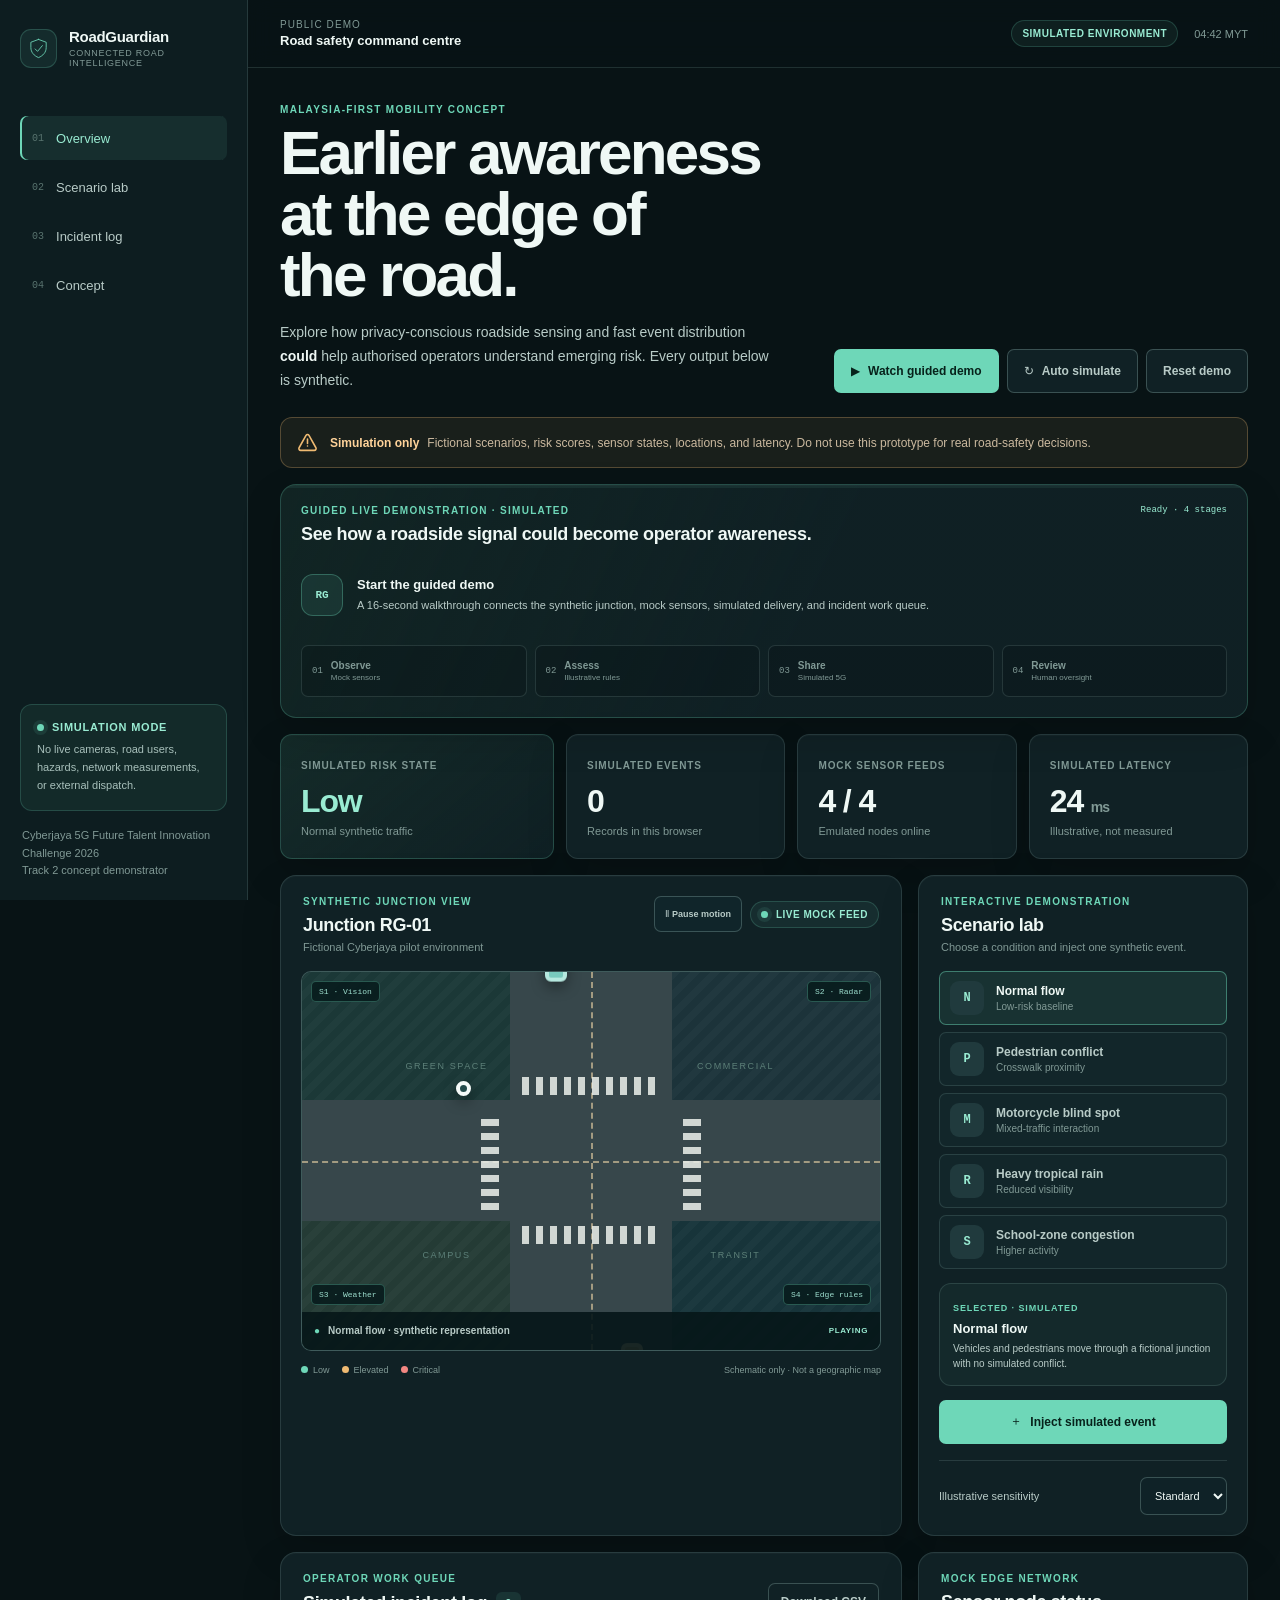
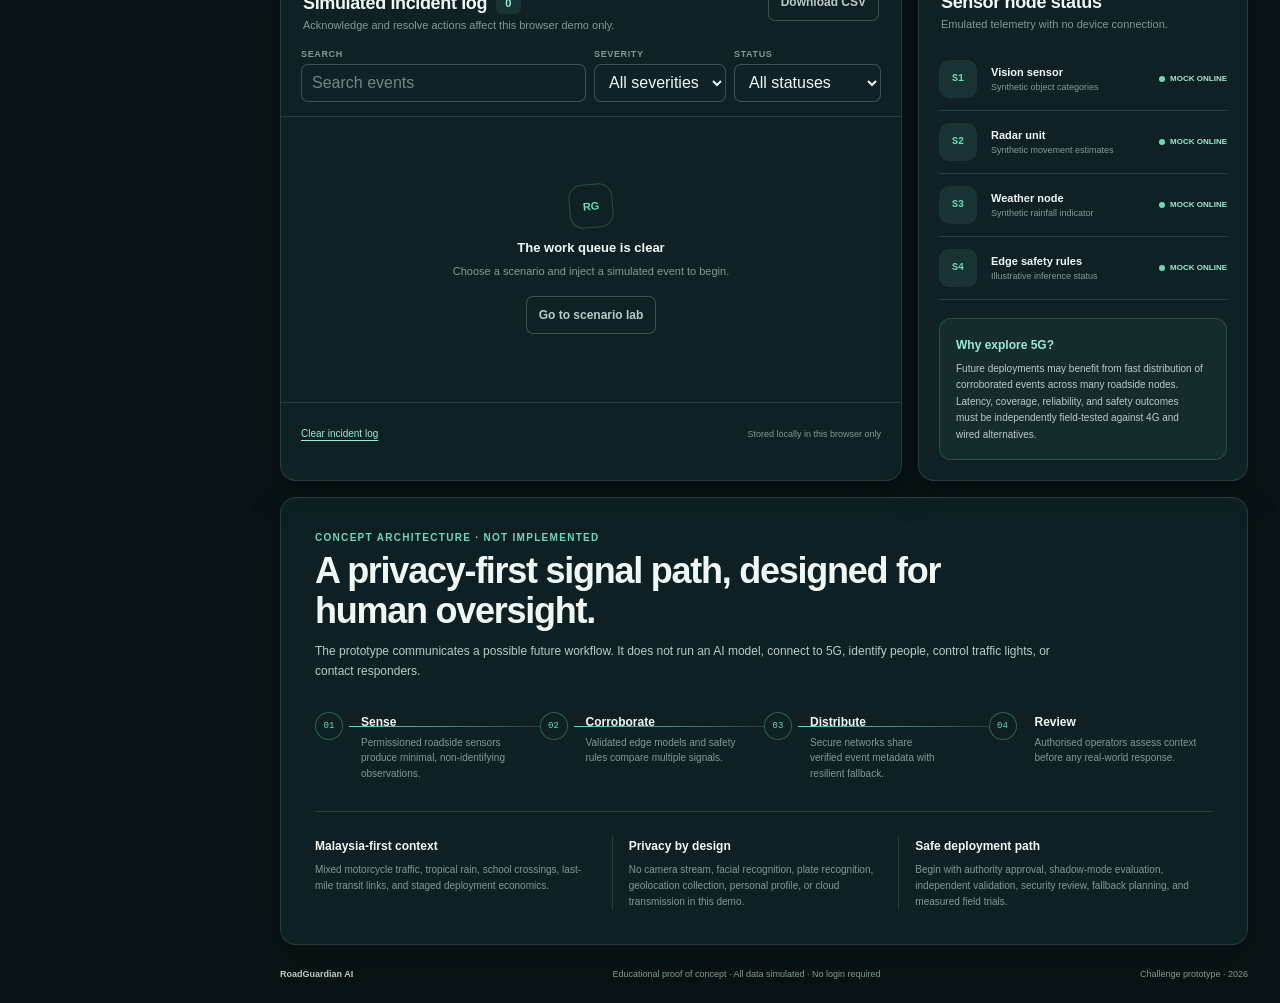
<file: index.html>
<!doctype html>
<html lang="en">
<head>
  <meta charset="utf-8">
  <meta name="viewport" content="width=device-width, initial-scale=1">
  <meta http-equiv="refresh" content="0; url=app/index.html">
  <title>RoadGuardian AI</title>
</head>
<body>
  <p><a href="app/index.html">Open the RoadGuardian AI simulation</a>.</p>
</body>
</html>
</file>
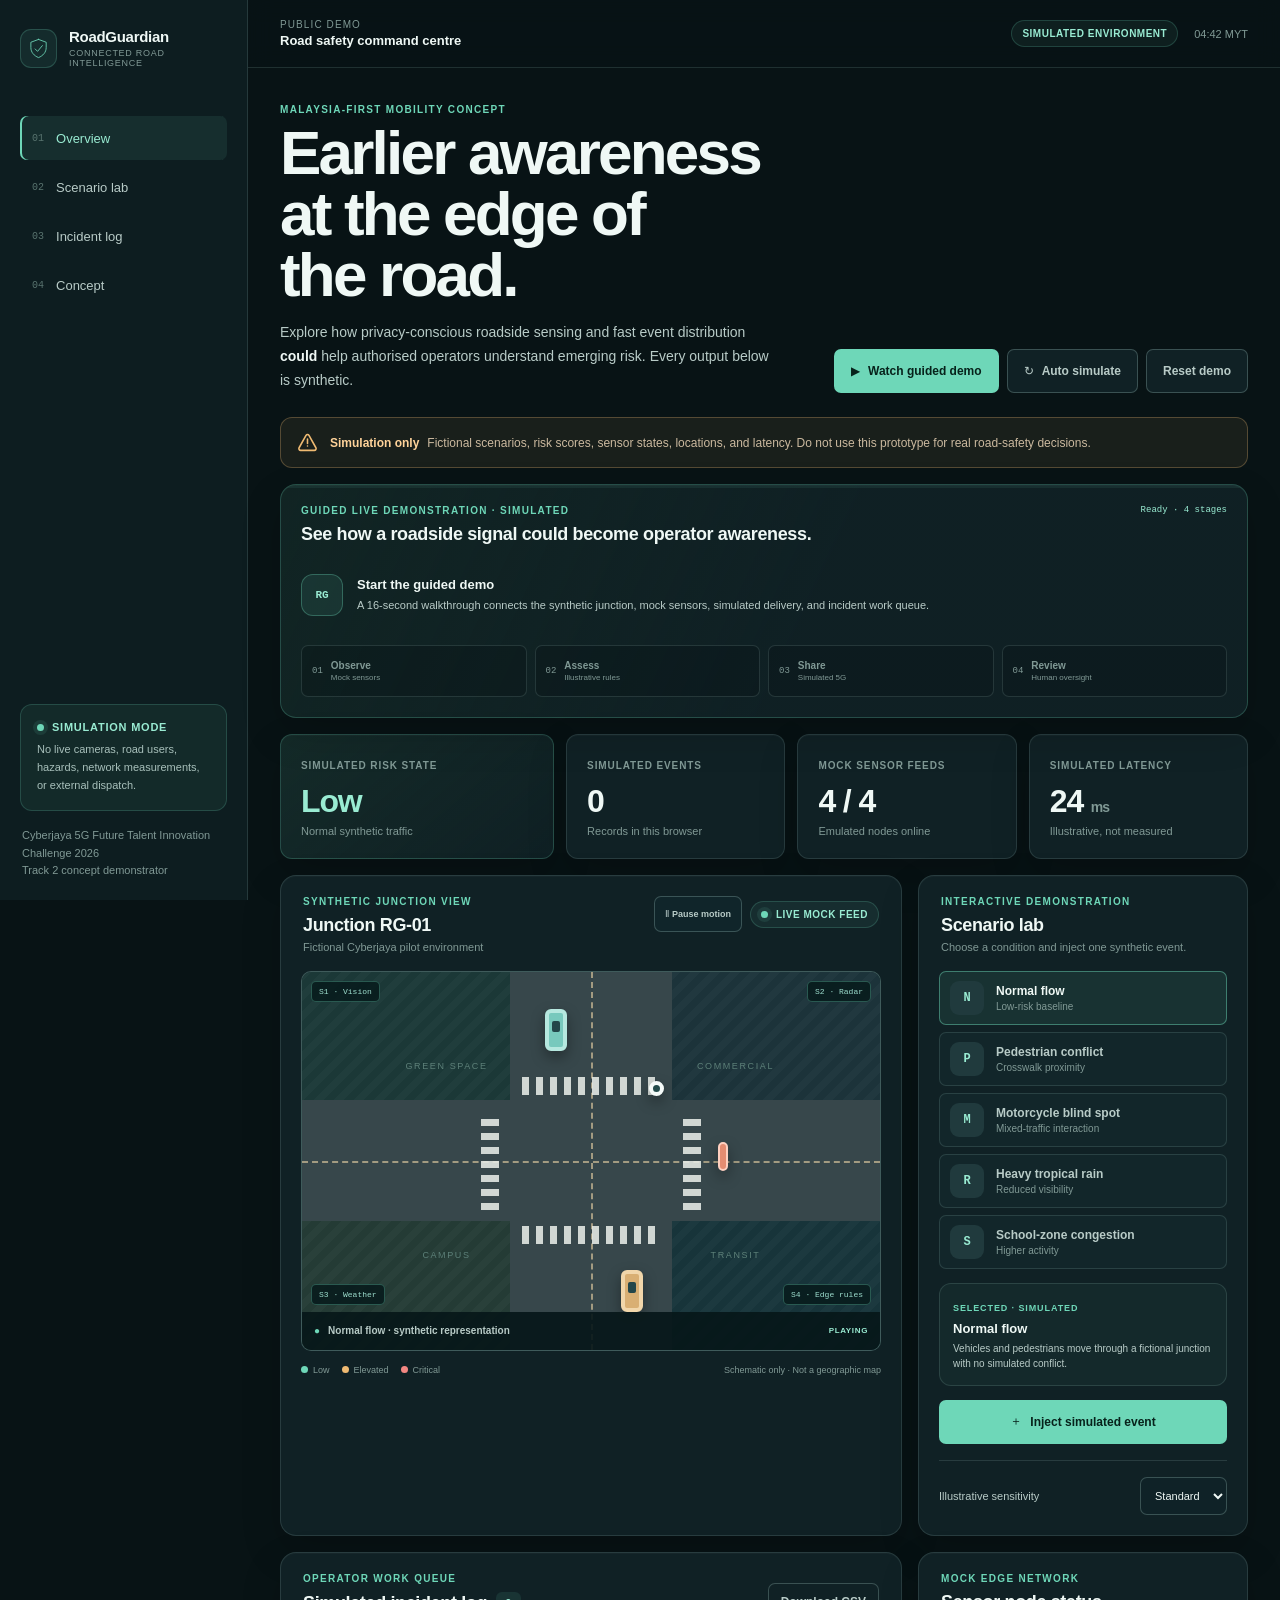
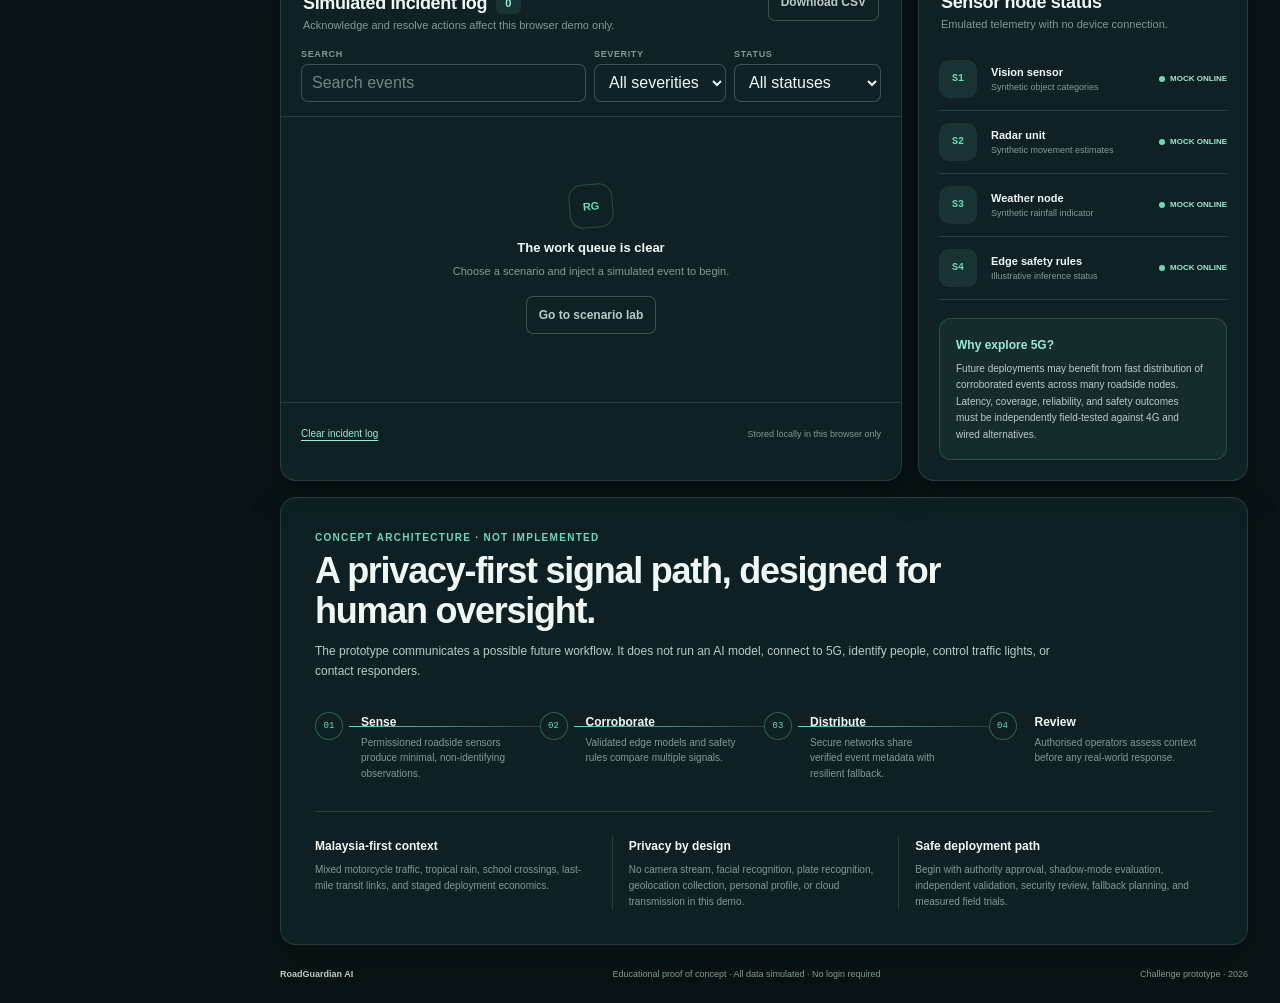
<file: app/index.html>
<!doctype html>
<html lang="en">
<head>
  <meta charset="utf-8">
  <meta name="viewport" content="width=device-width, initial-scale=1">
  <meta name="theme-color" content="#0b1719">
  <meta name="description" content="RoadGuardian AI is a simulation-only Malaysian road-safety intelligence concept. No live detection, 5G connection, or emergency dispatch.">
  <title>RoadGuardian AI | Simulation Command Centre</title>
  <link rel="icon" href="data:image/svg+xml,%3Csvg xmlns='http://www.w3.org/2000/svg' viewBox='0 0 32 32'%3E%3Cpath fill='%236ed7b8' d='M16 2 28 7v8c0 7.5-5 13-12 16C9 28 4 22.5 4 15V7l12-5Z'/%3E%3C/svg%3E">
  <link rel="stylesheet" href="styles.css">
  <script src="main.js" defer></script>
</head>
<body>
  <a class="skip-link" href="#main-content">Skip to dashboard</a>
  <div class="app-shell">
    <aside class="sidebar" aria-label="RoadGuardian navigation">
      <a class="brand" href="#overview" aria-label="RoadGuardian AI overview">
        <svg class="brand-mark" viewBox="0 0 44 44" aria-hidden="true"><path d="M22 3 38 9v11c0 10-6.7 17.2-16 21C12.7 37.2 6 30 6 20V9l16-6Z"/><path d="m15 23 5 5 10-12"/></svg>
        <span><b>RoadGuardian</b><small>Connected road intelligence</small></span>
      </a>
      <nav class="side-nav" aria-label="Dashboard sections">
        <a class="active" href="#overview"><span>01</span>Overview</a>
        <a href="#scenario-lab"><span>02</span>Scenario lab</a>
        <a href="#incident-log"><span>03</span>Incident log</a>
        <a href="#concept"><span>04</span>Concept</a>
      </nav>
      <div class="sidebar-spacer"></div>
      <section class="scope-card" aria-labelledby="scope-title">
        <div class="status-line"><span class="status-dot" aria-hidden="true"></span><strong id="scope-title">Simulation mode</strong></div>
        <p>No live cameras, road users, hazards, network measurements, or external dispatch.</p>
      </section>
      <p class="challenge-note">Cyberjaya 5G Future Talent Innovation Challenge 2026<br>Track 2 concept demonstrator</p>
    </aside>

    <main id="main-content" class="main" tabindex="-1">
      <header class="topbar">
        <div><span class="top-kicker">Public demo</span><strong>Road safety command centre</strong></div>
        <div class="top-status"><span class="demo-badge">Simulated environment</span><time id="current-time" aria-label="Current Malaysia time"></time></div>
      </header>

      <div class="content">
        <section class="intro" id="overview" aria-labelledby="page-title">
          <div>
            <p class="eyebrow">Malaysia-first mobility concept</p>
            <h1 id="page-title">Earlier awareness at the edge of the road.</h1>
            <p>Explore how privacy-conscious roadside sensing and fast event distribution <strong>could</strong> help authorised operators understand emerging risk. Every output below is synthetic.</p>
          </div>
          <div class="intro-actions" aria-label="Simulation controls">
            <button class="button primary" id="guided-demo" type="button" aria-pressed="false"><span aria-hidden="true">▶</span> Watch guided demo</button>
            <button class="button secondary" id="auto-toggle" type="button" aria-pressed="false"><span aria-hidden="true">↻</span> Auto simulate</button>
            <button class="button secondary" id="reset" type="button">Reset demo</button>
          </div>
        </section>

        <section class="simulation-notice" aria-label="Important simulation notice">
          <svg viewBox="0 0 24 24" aria-hidden="true"><path d="M12 8v5m0 3h.01M10.3 3.8 2.4 18a2 2 0 0 0 1.8 3h15.6a2 2 0 0 0 1.8-3L13.7 3.8a2 2 0 0 0-3.4 0Z"/></svg>
          <div><strong>Simulation only</strong><p>Fictional scenarios, risk scores, sensor states, locations, and latency. Do not use this prototype for real road-safety decisions.</p></div>
        </section>

        <section class="guided-demo" id="guided-demo-panel" aria-labelledby="guided-demo-title">
          <div class="demo-progress" aria-hidden="true"><span id="demo-progress-bar"></span></div>
          <header>
            <div><p class="eyebrow">Guided live demonstration · Simulated</p><h2 id="guided-demo-title">See how a roadside signal could become operator awareness.</h2></div>
            <span class="demo-step-count" id="demo-step-count">Ready · 4 stages</span>
          </header>
          <div class="demo-story" aria-live="polite" aria-atomic="true">
            <span class="demo-story-icon" id="demo-story-icon">RG</span>
            <div><strong id="demo-story-title">Start the guided demo</strong><p id="demo-story-copy">A 16-second walkthrough connects the synthetic junction, mock sensors, simulated delivery, and incident work queue.</p></div>
          </div>
          <ol class="demo-stages" id="demo-stages">
            <li><span>01</span><div><strong>Observe</strong><small>Mock sensors</small></div></li>
            <li><span>02</span><div><strong>Assess</strong><small>Illustrative rules</small></div></li>
            <li><span>03</span><div><strong>Share</strong><small>Simulated 5G</small></div></li>
            <li><span>04</span><div><strong>Review</strong><small>Human oversight</small></div></li>
          </ol>
        </section>

        <section class="metrics" aria-label="Simulated system summary">
          <article class="metric metric-primary"><span>Simulated risk state</span><strong id="risk-label">Low</strong><p id="risk-desc">Normal synthetic traffic</p></article>
          <article class="metric"><span>Simulated events</span><strong id="event-total">0</strong><p>Records in this browser</p></article>
          <article class="metric"><span>Mock sensor feeds</span><strong id="sensors-count">4 / 4</strong><p>Emulated nodes online</p></article>
          <article class="metric"><span>Simulated latency</span><strong><span id="latency">24</span> <small>ms</small></strong><p>Illustrative, not measured</p></article>
        </section>

        <section class="workspace" aria-label="Live simulation workspace">
          <article class="panel twin-panel">
            <header class="panel-header">
              <div><p class="eyebrow">Synthetic junction view</p><h2>Junction RG-01</h2><p>Fictional Cyberjaya pilot environment</p></div>
              <div class="scene-controls"><button class="motion-toggle" id="motion-toggle" type="button" aria-pressed="true"><span aria-hidden="true">Ⅱ</span> Pause motion</button><span class="feed-badge"><span class="status-dot" aria-hidden="true"></span>Live mock feed</span></div>
            </header>
            <div class="scene scene-live" id="scene" role="img" aria-label="Animated schematic fictional four-way junction. Vehicles and pedestrians are synthetic shapes; motion changes with the selected simulated scenario.">
              <div class="terrain terrain-a"><span>Green space</span></div><div class="terrain terrain-b"><span>Commercial</span></div><div class="terrain terrain-c"><span>Campus</span></div><div class="terrain terrain-d"><span>Transit</span></div>
              <div class="road road-v"></div><div class="road road-h"></div><div class="junction"></div>
              <div class="lane lane-v"></div><div class="lane lane-h"></div>
              <div class="crosswalk crosswalk-n"></div><div class="crosswalk crosswalk-s"></div><div class="crosswalk crosswalk-w"></div><div class="crosswalk crosswalk-e"></div>
              <div class="path-trace path-vehicle" aria-hidden="true"></div><div class="path-trace path-person" aria-hidden="true"></div>
              <div class="vehicle vehicle-a" aria-hidden="true"></div><div class="vehicle vehicle-b" aria-hidden="true"></div><div class="motorcycle" aria-hidden="true"></div>
              <div class="pedestrian pedestrian-a" aria-hidden="true"></div><div class="pedestrian pedestrian-b" aria-hidden="true"></div><div class="pedestrian pedestrian-c" aria-hidden="true"></div>
              <div class="hazard-zone" id="hazard-zone" aria-hidden="true"><span>!</span></div>
              <span class="sensor-tag sensor-1">S1 · Vision</span><span class="sensor-tag sensor-2">S2 · Radar</span><span class="sensor-tag sensor-3">S3 · Weather</span><span class="sensor-tag sensor-4">S4 · Edge rules</span>
              <div class="scene-caption"><span id="scene-icon" aria-hidden="true">●</span><strong id="scene-caption">Normal flow · live synthetic motion</strong><em id="motion-status">Playing</em></div>
            </div>
            <footer class="scene-footer"><div class="legend"><span><i class="low"></i>Low</span><span><i class="elevated"></i>Elevated</span><span><i class="critical"></i>Critical</span></div><span>Schematic only · Not a geographic map</span></footer>
          </article>

          <article class="panel lab-panel" id="scenario-lab">
            <header class="panel-header"><div><p class="eyebrow">Interactive demonstration</p><h2>Scenario lab</h2><p>Choose a condition and inject one synthetic event.</p></div></header>
            <div class="scenario-options" id="scenario-options" role="group" aria-label="Choose a simulated road scenario"></div>
            <section class="selected-scenario" aria-live="polite"><span>Selected · simulated</span><strong id="selected-title"></strong><p id="selected-description"></p></section>
            <button class="button primary inject-button" id="inject" type="button"><span aria-hidden="true">＋</span> Inject simulated event</button>
            <label class="field-label" for="sensitivity"><span>Illustrative sensitivity</span><select id="sensitivity"><option value="low">Low</option><option value="standard">Standard</option><option value="high">High</option></select></label>
          </article>
        </section>

        <section class="lower-grid">
          <article class="panel timeline-panel" id="incident-log">
            <header class="panel-header timeline-header">
              <div><p class="eyebrow">Operator work queue</p><h2>Simulated incident log <span class="count" id="timeline-count">0</span></h2><p>Acknowledge and resolve actions affect this browser demo only.</p></div>
              <button class="button secondary compact" id="export" type="button">Download CSV</button>
            </header>
            <div class="filters" aria-label="Filter simulated incidents">
              <label><span>Search</span><input id="event-search" type="search" placeholder="Search events" autocomplete="off"></label>
              <label><span>Severity</span><select id="event-filter"><option value="all">All severities</option><option value="critical">Critical</option><option value="warning">Elevated</option><option value="advisory">Low</option></select></label>
              <label><span>Status</span><select id="status-filter"><option value="all">All statuses</option><option value="new">New</option><option value="acknowledged">Acknowledged</option><option value="resolved">Resolved</option></select></label>
            </div>
            <div id="events" class="events" aria-live="polite" aria-busy="false"></div>
            <footer class="panel-footer"><button id="clear-events" class="text-button" type="button">Clear incident log</button><span>Stored locally in this browser only</span></footer>
          </article>

          <article class="panel sensor-panel">
            <header class="panel-header"><div><p class="eyebrow">Mock edge network</p><h2>Sensor node status</h2><p>Emulated telemetry with no device connection.</p></div></header>
            <div id="sensors" class="sensor-list"></div>
            <section class="why-5g"><strong>Why explore 5G?</strong><p>Future deployments may benefit from fast distribution of corroborated events across many roadside nodes. Latency, coverage, reliability, and safety outcomes must be independently field-tested against 4G and wired alternatives.</p></section>
          </article>
        </section>

        <section class="concept" id="concept" aria-labelledby="concept-title">
          <div class="concept-intro"><p class="eyebrow">Concept architecture · Not implemented</p><h2 id="concept-title">A privacy-first signal path, designed for human oversight.</h2><p>The prototype communicates a possible future workflow. It does not run an AI model, connect to 5G, identify people, control traffic lights, or contact responders.</p></div>
          <ol class="signal-path">
            <li><span>01</span><div><strong>Sense</strong><p>Permissioned roadside sensors produce minimal, non-identifying observations.</p></div></li>
            <li><span>02</span><div><strong>Corroborate</strong><p>Validated edge models and safety rules compare multiple signals.</p></div></li>
            <li><span>03</span><div><strong>Distribute</strong><p>Secure networks share verified event metadata with resilient fallback.</p></div></li>
            <li><span>04</span><div><strong>Review</strong><p>Authorised operators assess context before any real-world response.</p></div></li>
          </ol>
          <div class="concept-notes">
            <article><strong>Malaysia-first context</strong><p>Mixed motorcycle traffic, tropical rain, school crossings, last-mile transit links, and staged deployment economics.</p></article>
            <article><strong>Privacy by design</strong><p>No camera stream, facial recognition, plate recognition, geolocation collection, personal profile, or cloud transmission in this demo.</p></article>
            <article><strong>Safe deployment path</strong><p>Begin with authority approval, shadow-mode evaluation, independent validation, security review, fallback planning, and measured field trials.</p></article>
          </div>
        </section>

        <footer class="site-footer"><strong>RoadGuardian AI</strong><span>Educational proof of concept · All data simulated · No login required</span><span>Challenge prototype · 2026</span></footer>
      </div>
      <div class="toast" id="toast" role="status" aria-live="polite" hidden></div>
    </main>
  </div>
</body>
</html>
</file>
<file: app/styles.css>
:root {
  color-scheme: dark;
  --canvas: #081315;
  --shell: #0b181b;
  --surface: #102125;
  --surface-raised: #142a2e;
  --surface-overlay: #1a3437;
  --border: rgba(184, 223, 216, .14);
  --border-strong: rgba(184, 223, 216, .25);
  --text: #eff8f5;
  --text-soft: #b8cbc7;
  --muted: #809995;
  --accent: #6ed7b8;
  --accent-strong: #99ebd2;
  --accent-ink: #07221b;
  --warning: #efba72;
  --critical: #f28782;
  --radius-control: 7px;
  --radius-card: 12px;
  --radius-panel: 16px;
  --shadow-panel: 0 1px 0 rgba(255,255,255,.025) inset, 0 16px 40px rgba(0,0,0,.16);
  --space-1: 4px;
  --space-2: 8px;
  --space-3: 12px;
  --space-4: 16px;
  --space-5: 24px;
  --space-6: 32px;
  --space-7: 48px;
  font-family: "Segoe UI", Arial, sans-serif;
  font-synthesis: none;
  background: var(--canvas);
  color: var(--text);
}
* { box-sizing: border-box; }
html { scroll-behavior: smooth; }
body { margin: 0; background: var(--canvas); min-width: 320px; }
button, input, select { font: inherit; }
button { cursor: pointer; }
a { color: inherit; text-decoration: none; }
svg { fill: none; stroke: currentColor; stroke-linecap: round; stroke-linejoin: round; stroke-width: 1.8; }
button:focus-visible, a:focus-visible, input:focus-visible, select:focus-visible { outline: 3px solid var(--accent-strong); outline-offset: 3px; }
.skip-link { position: fixed; z-index: 100; left: var(--space-4); top: var(--space-4); transform: translateY(-150%); background: var(--accent); color: var(--accent-ink); padding: var(--space-3) var(--space-4); border-radius: var(--radius-control); font-weight: 700; }
.skip-link:focus { transform: translateY(0); }
.app-shell { min-height: 100vh; display: grid; grid-template-columns: 248px minmax(0, 1fr); }
.sidebar { position: sticky; top: 0; height: 100vh; display: flex; flex-direction: column; padding: 28px 20px 20px; background: #0d1d20; border-right: 1px solid var(--border); }
.brand { display: flex; align-items: center; gap: var(--space-3); }
.brand-mark { width: 39px; height: 39px; color: var(--accent); padding: 7px; background: rgba(110,215,184,.08); border: 1px solid rgba(110,215,184,.22); border-radius: 11px; }
.brand span { min-width: 0; }
.brand b { display: block; font-size: 15px; letter-spacing: -.02em; }
.brand small { display: block; margin-top: 3px; color: var(--muted); font-size: 9px; letter-spacing: .08em; text-transform: uppercase; }
.side-nav { display: grid; gap: 5px; margin-top: 48px; }
.side-nav a { display: flex; align-items: center; gap: var(--space-3); min-height: 44px; padding: 0 12px; border-radius: var(--radius-control); color: var(--text-soft); font-size: 13px; transition: background-color 150ms ease-out, color 150ms ease-out; }
.side-nav a span { color: #58736e; font-family: Consolas, monospace; font-size: 10px; }
.side-nav a.active, .side-nav a:hover { color: var(--accent-strong); background: rgba(110,215,184,.09); }
.side-nav a.active { box-shadow: inset 2px 0 var(--accent); }
.sidebar-spacer { flex: 1; }
.scope-card { padding: var(--space-4); border: 1px solid rgba(110,215,184,.2); border-radius: var(--radius-card); background: rgba(110,215,184,.065); }
.status-line { display: flex; align-items: center; gap: var(--space-2); }
.status-line strong { color: var(--accent-strong); font-size: 11px; letter-spacing: .07em; text-transform: uppercase; }
.status-dot { width: 7px; height: 7px; flex: none; border-radius: 50%; background: var(--accent); box-shadow: 0 0 0 4px rgba(110,215,184,.1); }
.scope-card p, .challenge-note { color: var(--muted); font-size: 11px; line-height: 1.6; }
.scope-card p { margin: var(--space-2) 0 0; color: #a8c0bb; }
.challenge-note { margin: var(--space-4) 2px 0; }
.main { min-width: 0; }
.topbar { min-height: 68px; display: flex; align-items: center; justify-content: space-between; gap: var(--space-4); padding: 12px 32px; border-bottom: 1px solid var(--border); background: rgba(8,19,21,.86); backdrop-filter: blur(12px); }
.topbar > div:first-child { display: grid; gap: 3px; }
.top-kicker { color: var(--muted); font-size: 10px; letter-spacing: .11em; text-transform: uppercase; }
.topbar strong { font-size: 13px; }
.top-status { display: flex; align-items: center; gap: var(--space-4); color: var(--muted); font-size: 11px; font-variant-numeric: tabular-nums; }
.demo-badge, .feed-badge { display: inline-flex; align-items: center; gap: var(--space-2); padding: 7px 10px; border: 1px solid rgba(110,215,184,.2); border-radius: 999px; background: rgba(110,215,184,.07); color: var(--accent-strong); font-size: 10px; font-weight: 700; letter-spacing: .05em; text-transform: uppercase; }
.content { width: min(1500px, 100%); margin-inline: auto; padding: 36px 32px 24px; }
.intro { display: flex; align-items: end; justify-content: space-between; gap: var(--space-6); margin-bottom: var(--space-5); }
.intro > div:first-child { max-width: 820px; }
.eyebrow { margin: 0 0 var(--space-2); color: var(--accent); font-size: 10px; font-weight: 700; letter-spacing: .13em; text-transform: uppercase; }
h1, h2, h3, p { text-wrap: pretty; }
h1 { max-width: 750px; margin: 0; font-size: clamp(34px, 5vw, 62px); line-height: .98; letter-spacing: -.045em; }
.intro p:last-child { max-width: 720px; margin: var(--space-4) 0 0; color: var(--text-soft); font-size: 14px; line-height: 1.7; }
.intro p strong { color: var(--text); }
.intro-actions { display: flex; gap: var(--space-2); flex: none; }
.button { min-height: 44px; display: inline-flex; align-items: center; justify-content: center; gap: var(--space-2); padding: 0 16px; border: 1px solid transparent; border-radius: var(--radius-control); font-size: 12px; font-weight: 700; transition: background-color 150ms ease-out, border-color 150ms ease-out, transform 100ms ease-out; }
.button:active, .row-action:active, .scenario:active { transform: scale(.98); }
.button.primary { background: var(--accent); color: var(--accent-ink); }
.button.primary:hover { background: var(--accent-strong); }
.button.secondary { background: var(--surface); border-color: var(--border-strong); color: var(--text-soft); }
.button.secondary:hover { background: var(--surface-raised); color: var(--text); }
.button.compact { min-height: 38px; padding-inline: 12px; }
.simulation-notice { display: flex; align-items: center; gap: var(--space-3); padding: 14px 16px; margin-bottom: var(--space-4); border: 1px solid rgba(239,186,114,.28); border-radius: var(--radius-card); background: rgba(239,186,114,.075); }
.simulation-notice svg { width: 21px; color: var(--warning); flex: none; }
.simulation-notice strong { color: #ffd39a; font-size: 12px; }
.simulation-notice p { display: inline; margin-left: var(--space-2); color: #cbb99f; font-size: 12px; }
.guided-demo { position: relative; overflow: hidden; margin-bottom: var(--space-4); padding: 20px; border: 1px solid rgba(110,215,184,.24); border-radius: var(--radius-panel); background: linear-gradient(115deg, rgba(110,215,184,.09), rgba(16,33,37,.97) 55%); box-shadow: var(--shadow-panel); }
.demo-progress { position: absolute; top: 0; left: 0; right: 0; height: 3px; background: rgba(110,215,184,.08); }.demo-progress span { display: block; width: 0; height: 100%; background: var(--accent); transition: width 300ms ease-out; }
.guided-demo > header { display: flex; align-items: start; justify-content: space-between; gap: var(--space-4); }.guided-demo h2 { max-width: 660px; margin: 0; font-size: 18px; letter-spacing: -.02em; }.demo-step-count { color: var(--accent-strong); font-family: Consolas, monospace; font-size: 9px; white-space: nowrap; }
.demo-story { display: grid; grid-template-columns: 44px minmax(0,1fr); align-items: center; gap: var(--space-3); max-width: 850px; min-height: 68px; margin-top: var(--space-4); }.demo-story-icon { width: 42px; height: 42px; display: grid; place-items: center; border: 1px solid rgba(110,215,184,.32); border-radius: 12px; background: rgba(110,215,184,.1); color: var(--accent-strong); font-family: Consolas, monospace; font-size: 11px; font-weight: 800; }.demo-story strong { font-size: 13px; }.demo-story p { margin: 4px 0 0; color: var(--text-soft); font-size: 11px; line-height: 1.55; }
.demo-stages { list-style: none; display: grid; grid-template-columns: repeat(4,1fr); gap: var(--space-2); padding: 0; margin: var(--space-4) 0 0; }.demo-stages li { display: flex; align-items: center; gap: var(--space-2); min-height: 52px; padding: 8px 10px; border: 1px solid var(--border); border-radius: var(--radius-control); background: rgba(8,19,21,.3); color: var(--muted); }.demo-stages li > span { font-family: Consolas, monospace; font-size: 9px; }.demo-stages strong, .demo-stages small { display: block; }.demo-stages strong { font-size: 10px; }.demo-stages small { margin-top: 2px; font-size: 8px; }.demo-stages li.active { border-color: rgba(110,215,184,.48); background: rgba(110,215,184,.12); color: var(--text); }.demo-stages li.active > span { color: var(--accent); }.demo-stages li.complete { color: var(--text-soft); }.demo-stages li.complete > span:after { content: "✓"; margin-left: 4px; color: var(--accent); }
.metrics { display: grid; grid-template-columns: 1.25fr repeat(3, 1fr); gap: var(--space-3); margin-bottom: var(--space-4); }
.metric { min-height: 125px; padding: 20px; border: 1px solid var(--border); border-radius: var(--radius-card); background: var(--surface); box-shadow: var(--shadow-panel); }
.metric-primary { background: linear-gradient(140deg, rgba(110,215,184,.12), rgba(16,33,37,.96)); border-color: rgba(110,215,184,.23); }
.metric > span { color: var(--muted); font-size: 10px; font-weight: 700; letter-spacing: .09em; text-transform: uppercase; }
.metric strong { display: block; margin-top: var(--space-3); font-size: 32px; line-height: 1; letter-spacing: -.035em; font-variant-numeric: tabular-nums; }
.metric small { color: var(--muted); font-size: 14px; }
.metric p { margin: var(--space-2) 0 0; color: var(--muted); font-size: 11px; }
#risk-label[data-level="low"] { color: var(--accent-strong); }
#risk-label[data-level="elevated"] { color: var(--warning); }
#risk-label[data-level="critical"] { color: var(--critical); }
.workspace, .lower-grid { display: grid; grid-template-columns: minmax(0, 1.55fr) minmax(330px, .8fr); gap: var(--space-4); }
.lower-grid { margin-top: var(--space-4); }
.panel { overflow: hidden; border: 1px solid var(--border); border-radius: var(--radius-panel); background: var(--surface); box-shadow: var(--shadow-panel); }
.panel-header { display: flex; align-items: start; justify-content: space-between; gap: var(--space-4); padding: 20px 22px 18px; }
.panel-header h2 { margin: 0; font-size: 18px; letter-spacing: -.02em; }
.panel-header p:last-child { margin: 5px 0 0; color: var(--muted); font-size: 11px; }
.feed-badge { margin-top: 2px; white-space: nowrap; }
.scene-controls { display: flex; align-items: center; gap: var(--space-2); }
.motion-toggle { min-height: 36px; padding: 0 10px; border: 1px solid var(--border-strong); border-radius: var(--radius-control); background: #10252a; color: var(--text-soft); font-size: 9px; font-weight: 700; transition: background-color 150ms ease-out, color 150ms ease-out; }.motion-toggle:hover { background: var(--surface-overlay); color: var(--text); }
.scene { position: relative; height: 380px; margin: 0 20px; overflow: hidden; border: 1px solid var(--border-strong); border-radius: 10px; background: #172e31; }
.terrain { position: absolute; width: 50%; height: 50%; display: grid; place-items: center; color: #5d8079; font-size: 9px; letter-spacing: .18em; text-transform: uppercase; background-color: #1b3837; background-image: linear-gradient(135deg, rgba(255,255,255,.025) 25%, transparent 25%, transparent 50%, rgba(255,255,255,.025) 50%, rgba(255,255,255,.025) 75%, transparent 75%); background-size: 20px 20px; }
.terrain-b { right: 0; background-color: #1c333a; }.terrain-c { bottom: 0; background-color: #243b35; }.terrain-d { right: 0; bottom: 0; background-color: #17343a; }
.road { position: absolute; background: #37474b; }.road-v { left: 36%; width: 28%; height: 100%; }.road-h { top: 34%; width: 100%; height: 32%; }
.junction { position: absolute; left: 36%; top: 34%; width: 28%; height: 32%; background: #37474b; }
.lane { position: absolute; z-index: 1; opacity: .65; }.lane-v { left: 50%; height: 100%; border-left: 2px dashed #ddc99f; }.lane-h { top: 50%; width: 100%; border-top: 2px dashed #ddc99f; }
.crosswalk { position: absolute; z-index: 2; opacity: .88; }.crosswalk-n, .crosswalk-s { left: 38%; width: 24%; height: 18px; background: repeating-linear-gradient(90deg,#e6ebe6 0 7px,transparent 7px 14px); }.crosswalk-n { top: 28%; }.crosswalk-s { bottom: 28%; }
.crosswalk-w, .crosswalk-e { top: 37%; width: 18px; height: 26%; background: repeating-linear-gradient(0deg,#e6ebe6 0 7px,transparent 7px 14px); }.crosswalk-w { left: 31%; }.crosswalk-e { right: 31%; }
.vehicle, .motorcycle, .pedestrian { position: absolute; z-index: 4; box-shadow: 0 6px 14px rgba(0,0,0,.35); will-change: transform; }
.vehicle { width: 22px; height: 42px; border-radius: 6px; background: #78c9bd; border: 4px solid #b6e8df; }.vehicle:after { content: ""; position: absolute; left: 3px; right: 3px; top: 8px; height: 11px; border-radius: 2px; background: #23464a; }
.vehicle-a { left: 42%; top: 10%; }.vehicle-b { right: 41%; bottom: 10%; background: #d9af73; border-color: #f1d6aa; }
.motorcycle { width: 10px; height: 29px; left: 72%; top: 45%; border-radius: 5px; background: #e58c71; border: 2px solid #ffd0c0; }
.pedestrian { width: 15px; height: 15px; left: 60%; top: 29%; border: 4px solid #f5fbf9; border-radius: 50%; background: #244c4c; }.pedestrian-b,.pedestrian-c { display: none; }.pedestrian-b { left: 43%; top: 66%; }.pedestrian-c { left: 55%; top: 66%; }
.path-trace { position: absolute; z-index: 3; display: none; opacity: .75; pointer-events: none; }.path-vehicle { left: 43.5%; top: 4%; height: 43%; border-left: 2px dashed var(--critical); }.path-person { left: 36%; top: 30.5%; width: 28%; border-top: 2px dashed var(--critical); }
.hazard-zone { position: absolute; z-index: 3; left: 55%; top: 27%; width: 96px; height: 96px; display: none; place-items: center; border: 2px dashed var(--warning); border-radius: 50%; background: rgba(239,186,114,.14); color: #ffe0ad; font-size: 30px; font-weight: 800; animation: hazard 1.6s ease-in-out infinite; }
.scene[data-risk="elevated"] .hazard-zone, .scene[data-risk="critical"] .hazard-zone { display: grid; }.scene[data-risk="critical"] .hazard-zone { border-color: var(--critical); background: rgba(242,135,130,.15); color: #ffd0cc; }
.scene:not(.scene-live) .hazard-zone { animation-play-state: paused; }
.scene[data-scenario="rain"]:after { content: ""; position: absolute; z-index: 5; inset: -40px 0 0; pointer-events: none; background: repeating-linear-gradient(112deg, transparent 0 13px, rgba(136,194,218,.18) 13px 15px, transparent 15px 25px); }.scene.scene-live[data-scenario="rain"]:after { animation: rainfall .55s linear infinite; }
.scene.scene-live .vehicle-a { animation: drive-south 7s linear infinite; }.scene.scene-live .vehicle-b { animation: drive-north 8.5s linear infinite; }.scene.scene-live .motorcycle { animation: ride-west 6.5s linear infinite; }.scene.scene-live .pedestrian-a { animation: walk-east 9s linear infinite; }
.scene[data-scenario="pedestrian"] .path-vehicle,.scene[data-scenario="pedestrian"] .path-person,.scene[data-scenario="motorcycle"] .path-vehicle { display: block; }.scene.scene-live[data-scenario="pedestrian"] .vehicle-a { animation: pedestrian-car 6s ease-in-out infinite; }.scene.scene-live[data-scenario="pedestrian"] .pedestrian-a { animation: pedestrian-conflict 6s ease-in-out infinite; }.scene[data-scenario="pedestrian"] .motorcycle,.scene[data-scenario="pedestrian"] .vehicle-b { opacity: .32; animation-play-state: paused; }
.scene.scene-live[data-scenario="motorcycle"] .motorcycle { animation: motorcycle-conflict 6s ease-in-out infinite; }.scene.scene-live[data-scenario="motorcycle"] .vehicle-b { animation: turning-car 6s ease-in-out infinite; }.scene[data-scenario="motorcycle"] .pedestrian-a { opacity: .32; animation-play-state: paused; }
.scene.scene-live[data-scenario="rain"] .vehicle-a { animation-duration: 12s; }.scene.scene-live[data-scenario="rain"] .vehicle-b { animation-duration: 14s; }.scene.scene-live[data-scenario="rain"] .motorcycle { animation-duration: 11s; }
.scene[data-scenario="school"] .pedestrian-b,.scene[data-scenario="school"] .pedestrian-c { display: block; }.scene.scene-live[data-scenario="school"] .pedestrian-a { animation: school-cross-a 5.5s linear infinite; }.scene.scene-live[data-scenario="school"] .pedestrian-b { animation: school-cross-b 6.5s linear infinite; }.scene.scene-live[data-scenario="school"] .pedestrian-c { animation: school-cross-c 7.5s linear infinite; }
.sensor-tag { position: absolute; z-index: 6; padding: 5px 7px; border: 1px solid rgba(110,215,184,.32); border-radius: 5px; background: rgba(8,28,29,.9); color: #9fe0d0; font-family: Consolas, monospace; font-size: 8px; }.sensor-1 { top: 9px; left: 9px; }.sensor-2 { top: 9px; right: 9px; }.sensor-3 { bottom: 45px; left: 9px; }.sensor-4 { right: 9px; bottom: 45px; }
.scene-caption { position: absolute; z-index: 7; left: 0; right: 0; bottom: 0; display: flex; align-items: center; gap: var(--space-2); min-height: 38px; padding: 0 12px; background: rgba(7,23,25,.92); color: var(--text-soft); font-size: 10px; }.scene-caption span { color: var(--accent); }.scene-caption strong { font-weight: 600; }.scene-caption em { margin-left: auto; color: var(--accent-strong); font-size: 8px; font-style: normal; font-weight: 700; letter-spacing: .08em; text-transform: uppercase; }
.scene-footer { display: flex; justify-content: space-between; gap: var(--space-3); padding: 14px 20px 18px; color: var(--muted); font-size: 9px; }
.legend { display: flex; gap: var(--space-3); }.legend span { display: flex; align-items: center; gap: 5px; }.legend i { width: 7px; height: 7px; border-radius: 50%; }.legend .low { background: var(--accent); }.legend .elevated { background: var(--warning); }.legend .critical { background: var(--critical); }
.scenario-options { display: grid; gap: 7px; padding: 0 20px; }
.scenario { width: 100%; min-height: 54px; display: flex; align-items: center; gap: var(--space-3); padding: 8px 10px; text-align: left; color: var(--text-soft); background: #12262a; border: 1px solid var(--border); border-radius: var(--radius-control); transition: background-color 150ms ease-out, border-color 150ms ease-out, transform 100ms ease-out; }
.scenario:hover { border-color: var(--border-strong); background: var(--surface-raised); }.scenario.selected { border-color: rgba(110,215,184,.46); background: rgba(110,215,184,.09); color: var(--text); }
.scenario-symbol { width: 34px; height: 34px; display: grid; place-items: center; flex: none; border-radius: 9px; background: #203a3d; color: var(--accent-strong); font-family: Consolas, monospace; font-size: 12px; font-weight: 800; }
.scenario-copy strong, .scenario-copy small { display: block; }.scenario-copy strong { font-size: 12px; }.scenario-copy small { margin-top: 3px; color: var(--muted); font-size: 10px; }
.selected-scenario { margin: 14px 20px; padding: 13px; border: 1px solid var(--border); border-radius: var(--radius-card); background: rgba(110,215,184,.045); }.selected-scenario > span { color: var(--accent); font-size: 9px; font-weight: 700; letter-spacing: .1em; text-transform: uppercase; }.selected-scenario strong { display: block; margin-top: 6px; font-size: 13px; }.selected-scenario p { margin: 5px 0 0; color: var(--text-soft); font-size: 10px; line-height: 1.55; }
.inject-button { width: calc(100% - 40px); margin-inline: 20px; }
.field-label { display: flex; align-items: center; justify-content: space-between; gap: var(--space-3); margin: var(--space-4) 20px 20px; padding-top: var(--space-4); border-top: 1px solid var(--border); color: var(--text-soft); font-size: 11px; }
input, select { min-height: 38px; border: 1px solid var(--border-strong); border-radius: var(--radius-control); background: #0f2227; color: var(--text); padding: 0 10px; }
input::placeholder { color: #6f8884; }
.timeline-header { align-items: center; }
.count { display: inline-grid; min-width: 25px; min-height: 22px; place-items: center; margin-left: 4px; border-radius: 6px; background: rgba(110,215,184,.1); color: var(--accent-strong); font-size: 11px; font-variant-numeric: tabular-nums; vertical-align: 2px; }
.filters { display: grid; grid-template-columns: minmax(160px, 1fr) auto auto; gap: var(--space-2); padding: 0 20px 14px; border-bottom: 1px solid var(--border); }.filters label { display: grid; gap: 5px; }.filters label > span { color: var(--muted); font-size: 9px; font-weight: 700; letter-spacing: .07em; text-transform: uppercase; }
.events { min-height: 285px; max-height: 430px; overflow: auto; padding: 0 20px; }
.empty-state { min-height: 285px; display: grid; justify-items: center; place-content: center; text-align: center; }.empty-mark { width: 44px; height: 44px; display: grid; place-items: center; margin-bottom: var(--space-3); border: 1px solid rgba(110,215,184,.25); border-radius: 14px; color: var(--accent); font-size: 11px; font-weight: 800; transform: rotate(-5deg); }.empty-state strong { font-size: 13px; }.empty-state p { max-width: 330px; margin: var(--space-2) 0 var(--space-4); color: var(--muted); font-size: 11px; line-height: 1.6; }
.event-row { display: grid; grid-template-columns: 8px minmax(0, 1fr) auto; gap: var(--space-3); align-items: start; padding: 15px 0; border-bottom: 1px solid var(--border); }
.event-indicator { width: 8px; height: 8px; margin-top: 5px; border-radius: 50%; background: var(--accent); }.event-row[data-severity="warning"] .event-indicator { background: var(--warning); }.event-row[data-severity="critical"] .event-indicator { background: var(--critical); }
.event-heading { display: flex; align-items: center; flex-wrap: wrap; gap: var(--space-2); }.event-heading strong { font-size: 12px; }.severity { padding: 3px 6px; border-radius: 5px; color: var(--text-soft); background: rgba(128,153,149,.12); font-size: 8px; font-weight: 700; text-transform: uppercase; }.severity-warning { color: #f6ca91; background: rgba(239,186,114,.1); }.severity-critical { color: #f7aaa6; background: rgba(242,135,130,.1); }
.event-body > p { margin: 5px 0; color: var(--muted); font-size: 10px; line-height: 1.5; }.event-meta { display: flex; flex-wrap: wrap; gap: var(--space-3); color: #73918c; font-size: 9px; text-transform: capitalize; }.event-time { color: var(--muted); font-family: Consolas, monospace; font-size: 9px; font-variant-numeric: tabular-nums; }
.event-actions { display: flex; flex-wrap: wrap; gap: 6px; margin-top: var(--space-2); }.row-action { min-height: 30px; padding: 0 9px; border: 1px solid var(--border-strong); border-radius: 5px; background: var(--surface-raised); color: var(--text-soft); font-size: 9px; transition: background-color 150ms ease-out, transform 100ms ease-out; }.row-action:hover { background: var(--surface-overlay); color: var(--text); }
.panel-footer { display: flex; align-items: center; justify-content: space-between; gap: var(--space-3); padding: 13px 20px; border-top: 1px solid var(--border); color: var(--muted); font-size: 9px; }.text-button { min-height: 36px; padding: 0; border: 0; background: none; color: var(--accent-strong); font-size: 10px; text-decoration: underline; text-underline-offset: 3px; }
.sensor-list { padding: 0 20px; }.sensor-row { display: grid; grid-template-columns: 40px minmax(0, 1fr) auto; align-items: center; gap: var(--space-3); padding: 12px 0; border-bottom: 1px solid var(--border); }.sensor-code { width: 38px; height: 38px; display: grid; place-items: center; border-radius: 10px; background: rgba(110,215,184,.09); color: var(--accent); font-family: Consolas, monospace; font-size: 10px; font-weight: 800; }.sensor-copy strong, .sensor-copy small { display: block; }.sensor-copy strong { font-size: 11px; }.sensor-copy small { margin-top: 4px; color: var(--muted); font-size: 9px; }.sensor-state { display: flex; align-items: center; gap: 5px; color: var(--accent-strong); font-size: 8px; font-weight: 700; text-transform: uppercase; }.sensor-state i { width: 6px; height: 6px; border-radius: 50%; background: var(--accent); }
.why-5g { margin: 18px 20px 20px; padding: var(--space-4); border: 1px solid rgba(110,215,184,.2); border-radius: var(--radius-card); background: rgba(110,215,184,.055); }.why-5g strong { color: var(--accent-strong); font-size: 12px; }.why-5g p { margin: var(--space-2) 0 0; color: var(--text-soft); font-size: 10px; line-height: 1.65; }
.concept { margin-top: var(--space-4); padding: 34px; border: 1px solid var(--border); border-radius: var(--radius-panel); background: #0e2023; box-shadow: var(--shadow-panel); }.concept-intro { max-width: 760px; }.concept h2 { margin: 0; max-width: 680px; font-size: clamp(25px, 3vw, 36px); line-height: 1.1; letter-spacing: -.035em; }.concept-intro > p:last-child { color: var(--text-soft); font-size: 12px; line-height: 1.65; }
.signal-path { list-style: none; display: grid; grid-template-columns: repeat(4, 1fr); gap: 0; padding: 0; margin: 30px 0; }.signal-path li { position: relative; display: grid; grid-template-columns: 34px minmax(0, 1fr); gap: var(--space-3); padding-right: var(--space-4); }.signal-path li:not(:last-child):after { content: ""; position: absolute; top: 14px; left: 34px; right: 0; height: 1px; background: linear-gradient(90deg, var(--accent), var(--border)); }.signal-path li > span { position: relative; z-index: 1; width: 28px; height: 28px; display: grid; place-items: center; border: 1px solid rgba(110,215,184,.35); border-radius: 50%; background: #0e2023; color: var(--accent); font-family: Consolas, monospace; font-size: 9px; }.signal-path strong { font-size: 12px; }.signal-path p { margin: 5px 0 0; color: var(--muted); font-size: 10px; line-height: 1.55; }
.concept-notes { display: grid; grid-template-columns: 1.1fr 1fr 1.1fr; gap: var(--space-4); padding-top: var(--space-5); border-top: 1px solid var(--border); }.concept-notes article { padding-right: var(--space-4); }.concept-notes article:not(:last-child) { border-right: 1px solid var(--border); }.concept-notes strong { font-size: 12px; }.concept-notes p { margin: var(--space-2) 0 0; color: var(--muted); font-size: 10px; line-height: 1.6; }
.site-footer { display: grid; grid-template-columns: auto 1fr auto; gap: var(--space-4); margin-top: 24px; color: var(--muted); font-size: 9px; }.site-footer strong { color: var(--text-soft); }.site-footer span:nth-child(2) { text-align: center; }
.toast { position: fixed; z-index: 50; right: 22px; bottom: 22px; max-width: min(380px, calc(100vw - 32px)); padding: 13px 16px; border: 1px solid rgba(110,215,184,.3); border-radius: 10px; background: #173034; color: var(--text); box-shadow: 0 18px 50px rgba(0,0,0,.38); font-size: 12px; }
@keyframes hazard { 50% { transform: scale(1.08); opacity: .68; } }
@keyframes drive-south { from { transform: translateY(-90px); } to { transform: translateY(390px); } }
@keyframes drive-north { from { transform: translateY(90px); } to { transform: translateY(-390px); } }
@keyframes ride-west { from { transform: translateX(240px) rotate(90deg); } to { transform: translateX(-760px) rotate(90deg); } }
@keyframes walk-east { from { transform: translateX(-210px); } to { transform: translateX(300px); } }
@keyframes pedestrian-car { 0% { transform: translateY(-105px); } 45%,68% { transform: translateY(66px); } 100% { transform: translateY(370px); } }
@keyframes pedestrian-conflict { 0% { transform: translateX(-190px); } 45%,68% { transform: translateX(-20px); } 100% { transform: translateX(290px); } }
@keyframes motorcycle-conflict { 0% { transform: translateX(250px) rotate(90deg); } 45%,68% { transform: translateX(-90px) rotate(90deg); } 100% { transform: translateX(-760px) rotate(90deg); } }
@keyframes turning-car { 0% { transform: translateY(80px); } 42% { transform: translateY(-85px); } 55%,70% { transform: translate(-55px,-110px) rotate(-90deg); } 100% { transform: translate(-440px,-110px) rotate(-90deg); } }
@keyframes rainfall { to { transform: translate(-18px,40px); } }
@keyframes school-cross-a { from { transform: translate(-210px,135px); } to { transform: translate(290px,135px); } }
@keyframes school-cross-b { from { transform: translate(-90px,0); } to { transform: translate(180px,0); } }
@keyframes school-cross-c { from { transform: translate(130px,0); } to { transform: translate(-170px,0); } }
@media (hover: hover) and (pointer: fine) { .panel { transition: border-color 200ms ease-out; }.panel:hover { border-color: var(--border-strong); } }
@media (max-width: 1180px) { .app-shell { grid-template-columns: 210px minmax(0,1fr); }.content { padding-inline: 24px; }.metrics { grid-template-columns: repeat(2,1fr); }.workspace, .lower-grid { grid-template-columns: 1fr; }.scene { height: 420px; }.signal-path { grid-template-columns: repeat(2,1fr); gap: var(--space-5); }.signal-path li:nth-child(2):after { display:none; } }
@media (max-width: 760px) { .app-shell { display: block; }.sidebar { position: static; width: auto; height: auto; padding: 14px 16px; }.brand-mark { width: 34px; height: 34px; }.side-nav { display: flex; overflow-x: auto; margin-top: 14px; padding-bottom: 3px; }.side-nav a { flex: none; min-height: 40px; padding-inline: 10px; }.side-nav a.active { box-shadow: inset 0 -2px var(--accent); }.sidebar-spacer, .scope-card, .challenge-note { display: none; }.topbar { min-height: 54px; padding-inline: 16px; }.topbar > div:first-child { display: none; }.top-status { width: 100%; justify-content: space-between; }.content { padding: 24px 16px 18px; }.intro { display: block; }.intro-actions { margin-top: var(--space-5); flex-wrap: wrap; }.simulation-notice { align-items: start; }.simulation-notice p { display: block; margin: 3px 0 0; }.demo-stages { grid-template-columns: repeat(2,1fr); }.metrics { gap: var(--space-2); }.metric { min-height: 112px; padding: 15px; }.metric strong { font-size: 27px; }.scene { height: 320px; margin-inline: 12px; }.scene-controls { flex-wrap: wrap; justify-content: flex-end; }.panel-header { padding-inline: 16px; }.scenario-options, .sensor-list { padding-inline: 14px; }.selected-scenario, .field-label, .why-5g { margin-inline: 14px; }.inject-button { width: calc(100% - 28px); margin-inline: 14px; }.filters { grid-template-columns: 1fr 1fr; padding-inline: 14px; }.filters label:first-child { grid-column: 1 / -1; }.events { padding-inline: 14px; }.concept { padding: 24px 18px; }.concept-notes { grid-template-columns: 1fr; }.concept-notes article { padding: 0; }.concept-notes article:not(:last-child) { padding-bottom: var(--space-4); border-right: 0; border-bottom: 1px solid var(--border); }.site-footer { grid-template-columns: 1fr; }.site-footer span:nth-child(2) { text-align: left; } }
@media (max-width: 430px) { h1 { font-size: 35px; }.intro-actions { flex-direction: column; }.intro-actions .button { width: 100%; }.guided-demo > header { display: block; }.demo-step-count { display: block; margin-top: var(--space-3); }.demo-stages { grid-template-columns: 1fr; }.metrics { grid-template-columns: 1fr; }.metric { min-height: auto; }.scene { height: 270px; }.feed-badge { display: none; }.scene-footer > span { display: none; }.signal-path { grid-template-columns: 1fr; }.signal-path li:after { display: none; }.timeline-header { flex-wrap: wrap; }.filters { grid-template-columns: 1fr; }.filters label:first-child { grid-column: auto; }.event-row { grid-template-columns: 8px minmax(0,1fr); }.event-time { grid-column: 2; }.panel-footer { align-items: start; flex-direction: column; }.demo-badge { font-size: 8px; } }
@media (prefers-reduced-motion: reduce) { *, *::before, *::after { scroll-behavior: auto !important; animation: none !important; transition-duration: .01ms !important; } }
@media print { .sidebar, .topbar, .intro-actions, .lab-panel, .filters, .event-actions, .panel-footer, .toast { display: none !important; }.app-shell { display: block; }.content { padding: 0; }.panel, .metric, .concept { break-inside: avoid; box-shadow: none; }.workspace, .lower-grid { display: block; }.panel { margin-bottom: 16px; } }
</file>
